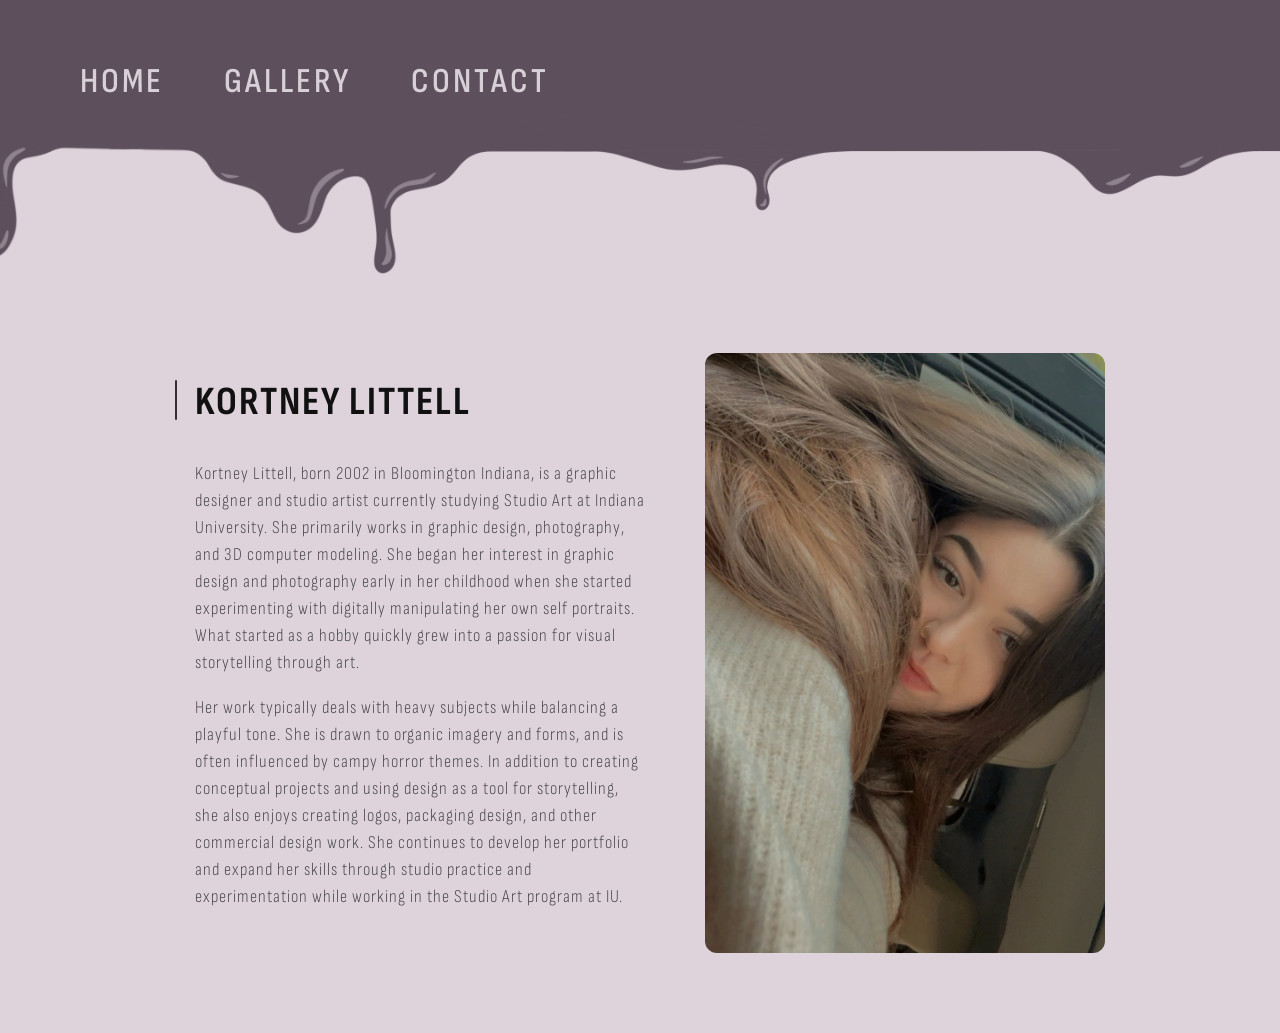
<file: about.html>
<html lang="en">
<head>
  <meta charset="UTF-8">
  <title>About</title>
  <link rel="stylesheet" href="style.css">
      <link rel="preconnect" href="https://fonts.googleapis.com">
  <link rel="preconnect" href="https://fonts.gstatic.com" crossorigin>
  <link href="https://fonts.googleapis.com/css2?family=Nunito:ital,wght@0,200..1000;1,200..1000&family=Oxygen+Mono&family=Reddit+Mono:wght@200..900&family=Sofia+Sans+Condensed:ital,wght@0,1..1000;1,1..1000&display=swap" rel="stylesheet">
</head>
<body>
  <header>
   <div class="header-left">
    <nav>
      <a href="index.html">HOME</a>
      <a href="portfolio.html">GALLERY</a>
      <a href="contact.html">CONTACT</a>
    </nav>
  </div>
  </header>
  <img src="imgs/header.png" class="header-drip">

  <section class="about">
    <div class="about-text">
      <h2>KORTNEY LITTELL</h2>
      <p>Kortney Littell, born 2002 in Bloomington Indiana, is a graphic designer and studio artist currently studying Studio Art at Indiana University. She primarily works in graphic design, photography, and 3D computer modeling. She began her interest in graphic design and photography early in her childhood when she started experimenting with digitally manipulating her own self portraits. What started as a hobby quickly grew into a passion for visual storytelling through art.</p>

      <p>Her work typically deals with heavy subjects while balancing a playful tone. She is drawn to organic imagery and forms, and is often influenced by campy horror themes. In addition to creating conceptual projects and using design as a tool for storytelling, she also enjoys creating logos, packaging design, and other commercial design work. She continues to develop her portfolio and expand her skills through studio practice and experimentation while working in the Studio Art program at IU.</p>
    </div>
<img src="imgs/Me.JPEG" alt="Self portrait" class="about-image">
  </section>
</body>
</html>
</file>
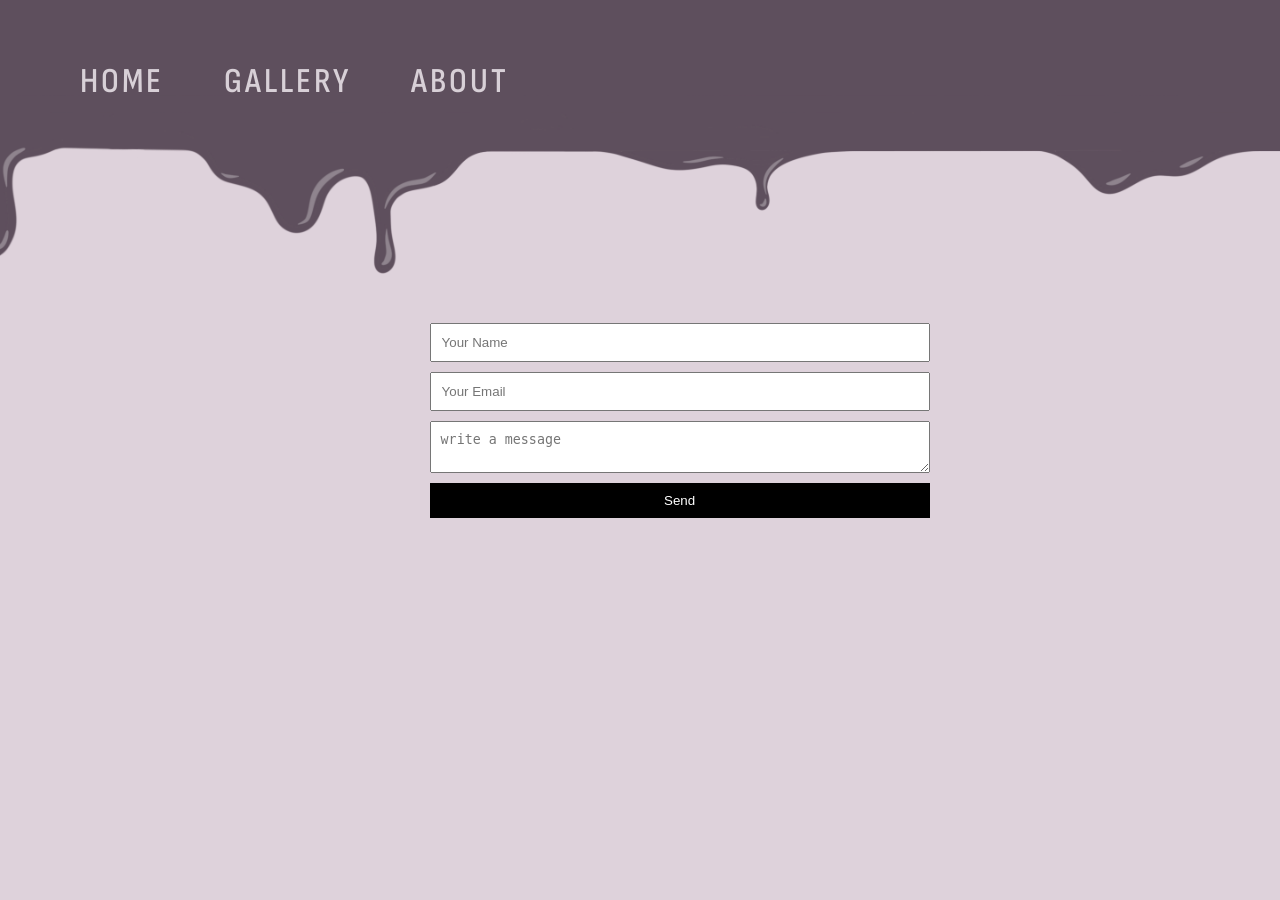
<file: contact.html>
<html lang="en">
  <head>
    <meta charset="UTF-8" />
    <title>Contact</title>
    <link rel="stylesheet" href="style.css" />
     <link rel="preconnect" href="https://fonts.googleapis.com">
  <link rel="preconnect" href="https://fonts.gstatic.com" crossorigin>
  <link href="https://fonts.googleapis.com/css2?family=Nunito:ital,wght@0,200..1000;1,200..1000&family=Oxygen+Mono&family=Reddit+Mono:wght@200..900&family=Sofia+Sans+Condensed:ital,wght@0,1..1000;1,1..1000&display=swap" rel="stylesheet">
  </head>
  <body>
 <header>
  <div class="header-left">
    <nav>
      <a href="index.html">HOME</a>
      <a href="portfolio.html">GALLERY</a>
      <a href="about.html">ABOUT</a>
    </nav>
  </div>

  <div class="header-right"></div>
</header>

<img src="imgs/header.png" class="header-drip">

    <section class="contact">
      <form action="https://formspree.io/f/xrejbpkj" method="POST">
        <input type="text" name="name" placeholder="Your Name" required />
        <input type="email" name="email" placeholder="Your Email" required />
        <textarea
          name="message"
          placeholder="write a message"
          required
        ></textarea>
        <button type="submit">Send</button>
      </form>
    </section>
  </body>
</html>
</file>
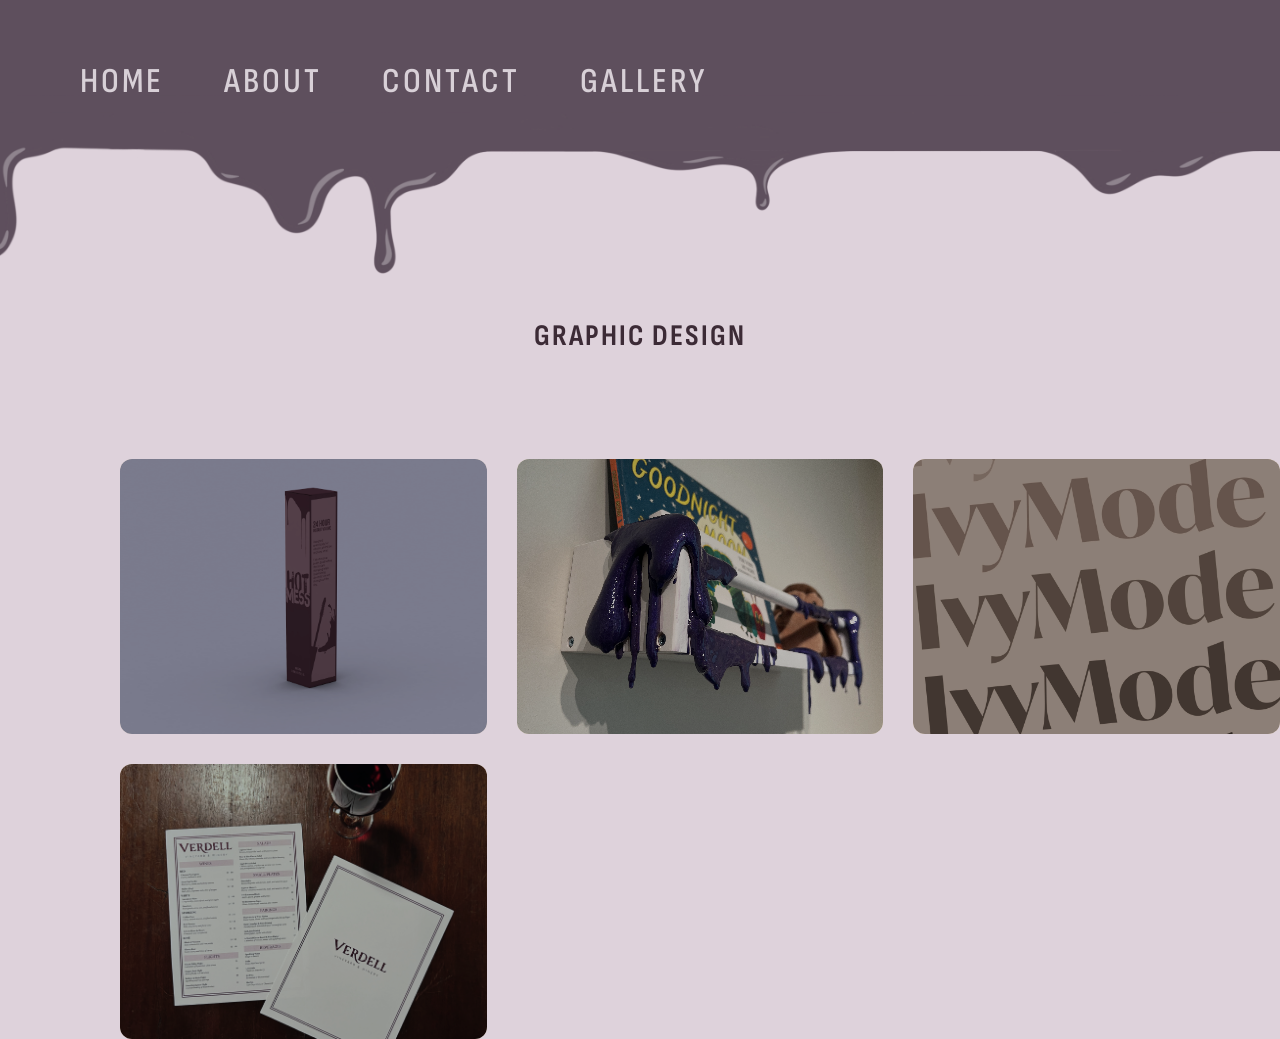
<file: design.html>
<!DOCTYPE html>
<html lang="en">
<head>
  <meta charset="UTF-8">
  <title>Graphic Design</title>
  <link rel="stylesheet" href="style.css">
      <link rel="preconnect" href="https://fonts.googleapis.com">
  <link rel="preconnect" href="https://fonts.gstatic.com" crossorigin>
  <link href="https://fonts.googleapis.com/css2?family=Nunito:ital,wght@0,200..1000;1,200..1000&family=Oxygen+Mono&family=Reddit+Mono:wght@200..900&family=Sofia+Sans+Condensed:ital,wght@0,1..1000;1,1..1000&display=swap" rel="stylesheet">
</head>

<body>

<header>
  <nav>
   <div class="header-left">
    <nav>
      <a href="index.html">HOME</a>
      <a href="about.html">ABOUT</a>
      <a href="contact.html">CONTACT</a>
      <a href="portfolio.html">GALLERY</a>
    </nav>
  </div>
  </header>
   <img src="imgs/header.png" class="header-drip">

<section class="page-intro">
<h1>GRAPHIC DESIGN</h1>
</section>

<section class="gallery">
  <div class="grid">
    
<a href="HotMess.html" class="grid-item">
<div class="grid-image" style="background-image:url('imgs/mockup1.jpg');"></div>
  <div class="hover-text">View Project</div>

<a href="gentrauma.html" class="grid-item">
<div class="grid-image" style="background-image:url('imgs/pic5.jpeg');"></div>
  <div class="hover-text">View Project</div>
</a>


<a href="typeSpecimen.html" class="grid-item">
  <div class="grid-image" style="background-image:url('imgs/TS22.jpg');"></div>
  <div class="hover-text">View Project</div>
</a>

<a href="winerymenu.html" class="grid-item">
  <div class="grid-image" style="background-image:url('imgs/winery.JPEG');"></div>
  <div class="hover-text">View Project</div>
</a>

  </div>
</section>

</body>
</html>
</file>
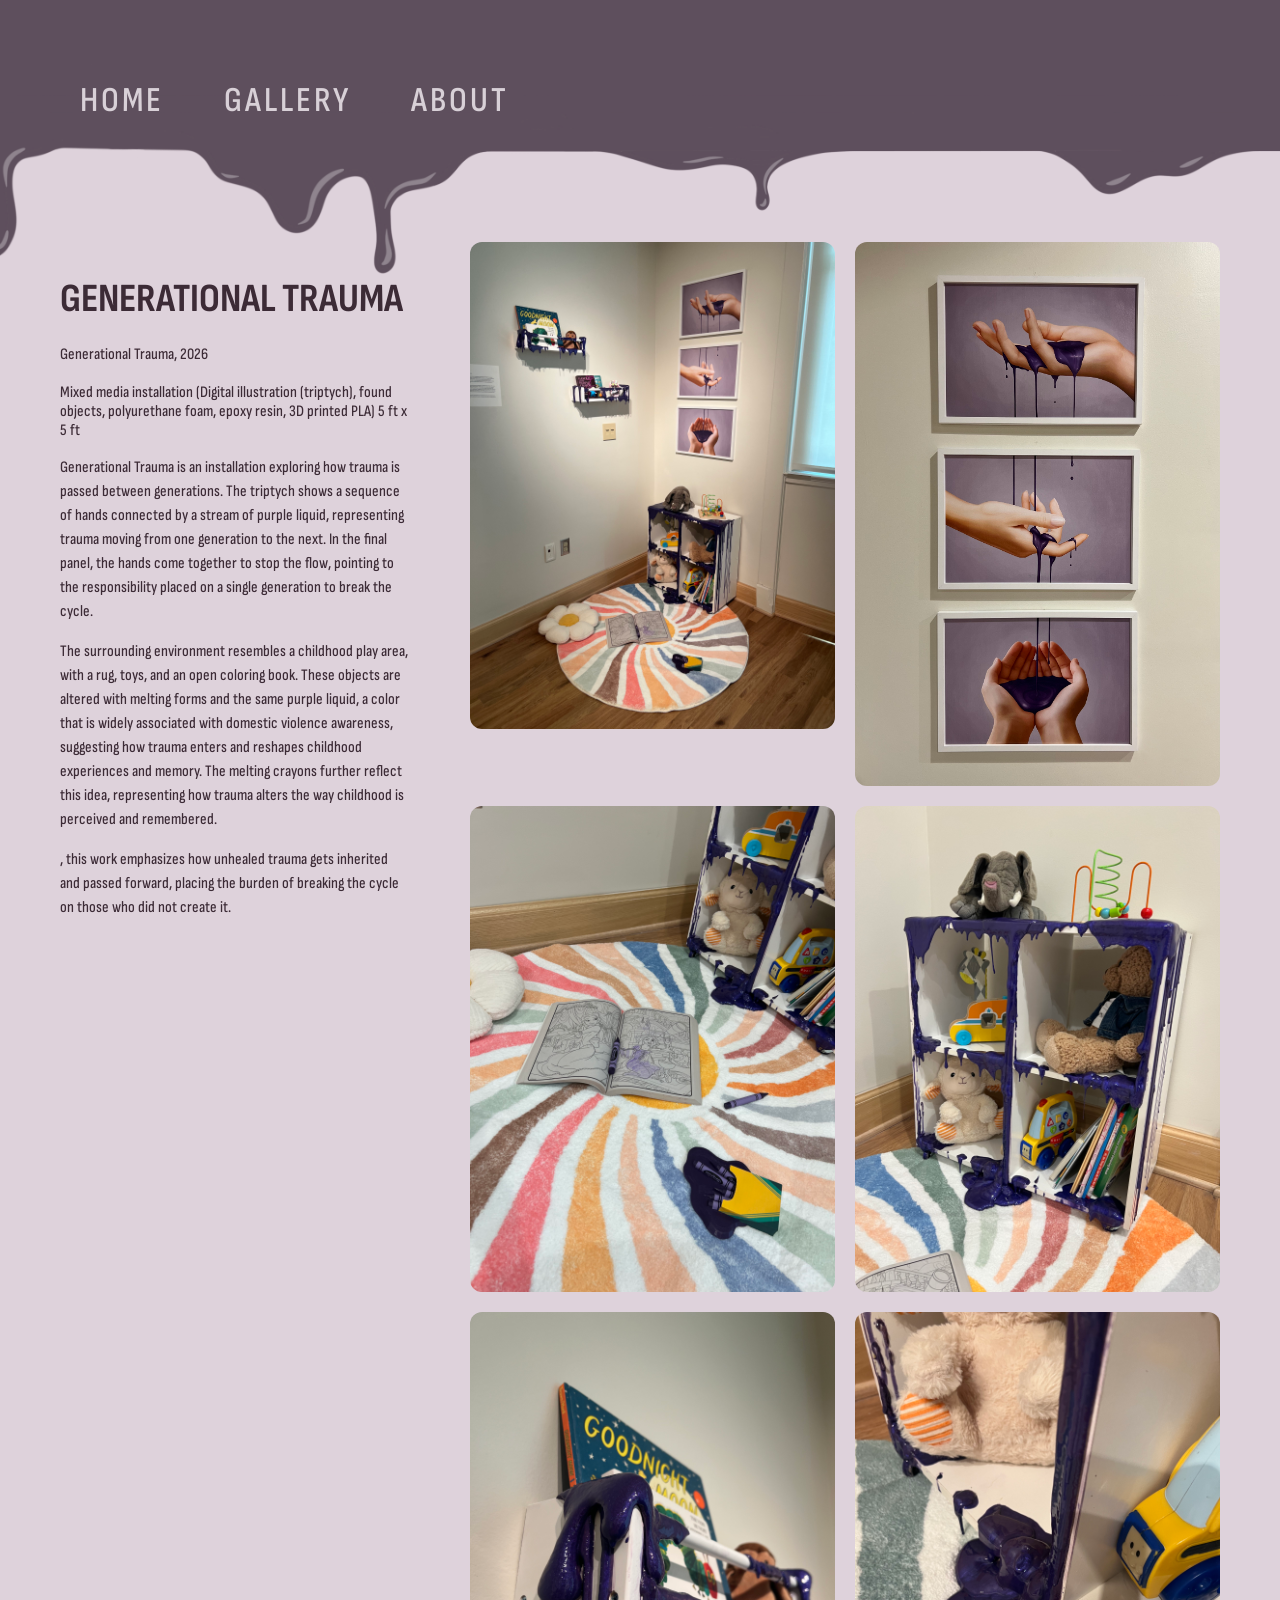
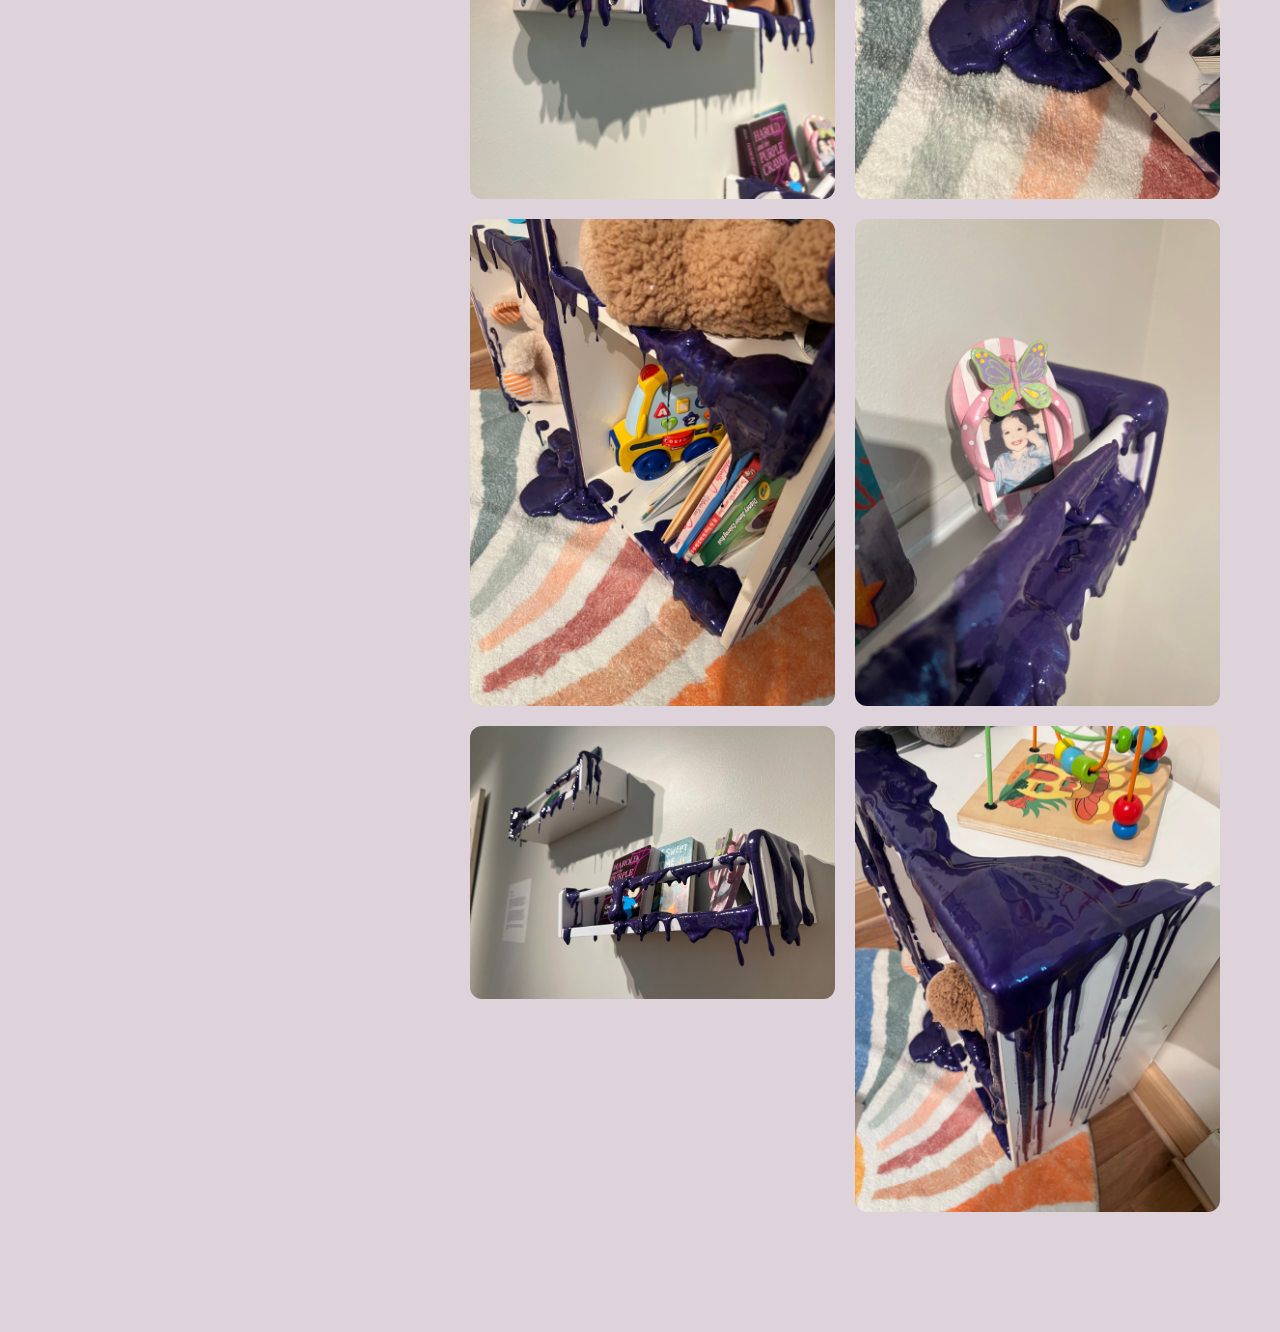
<file: gentrauma.html>
html lang="en">
  <head>
    <meta charset="UTF-8" />
    <title>Contact</title>
    <link rel="stylesheet" href="style.css" />
     <link rel="preconnect" href="https://fonts.googleapis.com">
  <link rel="preconnect" href="https://fonts.gstatic.com" crossorigin>
  <link href="https://fonts.googleapis.com/css2?family=Nunito:ital,wght@0,200..1000;1,200..1000&family=Oxygen+Mono&family=Reddit+Mono:wght@200..900&family=Sofia+Sans+Condensed:ital,wght@0,1..1000;1,1..1000&display=swap" rel="stylesheet">
  </head>
  <body>
 <header>
  <div class="header-left">
    <nav>
      <a href="index.html">HOME</a>
      <a href="portfolio.html">GALLERY</a>
      <a href="about.html">ABOUT</a>
    </nav>
  </div>

<section class="project-page">

  <div class="project-info">
    <h1>GENERATIONAL TRAUMA</h1>
    <p>Generational Trauma, 2026 </p>
    </p> Mixed media installation
(Digital illustration (triptych), found objects, 
polyurethane foam, epoxy resin, 3D printed PLA)
5 ft x 5 ft</p>

<p>Generational Trauma is an installation exploring how trauma is passed between generations. The triptych shows a sequence of hands connected by a stream of purple liquid, representing trauma moving from one generation to the next. In the final panel, the hands come together to stop the flow, pointing to the responsibility placed on a single generation to break the cycle. 

<p>The surrounding environment resembles a childhood play area, with a rug, toys, and an open coloring book. These objects are altered with melting forms and the same purple liquid, a color that is widely associated with domestic violence awareness, suggesting how trauma enters and reshapes childhood experiences and memory. The melting crayons further reflect this idea, representing how trauma alters the way childhood is perceived and remembered. </p> 

<p>, this work emphasizes how unhealed trauma gets inherited and passed forward, placing the burden of breaking the cycle on those who did not create it.
</p>

  </div>

  <div class="project-grid">
    <img src="imgs/pic4.jpeg">
    <img src="imgs/pic3.jpeg">
    <img src="imgs/pic1.jpeg">
    <img src="imgs/pic2.jpeg">
    <img src="imgs/pic5.jpeg">
    <img src="imgs/pic6.jpeg">
    <img src="imgs/pic7.jpeg">
    <img src="imgs/pic8.jpeg">
    <img src="imgs/pic9.jpeg">
    <img src="imgs/pic10.jpeg">

  </div>

</section>

  <div class="header-right"></div>
</header>

<img src="imgs/header.png" class="header-drip">


  </body>
</html>
</file>
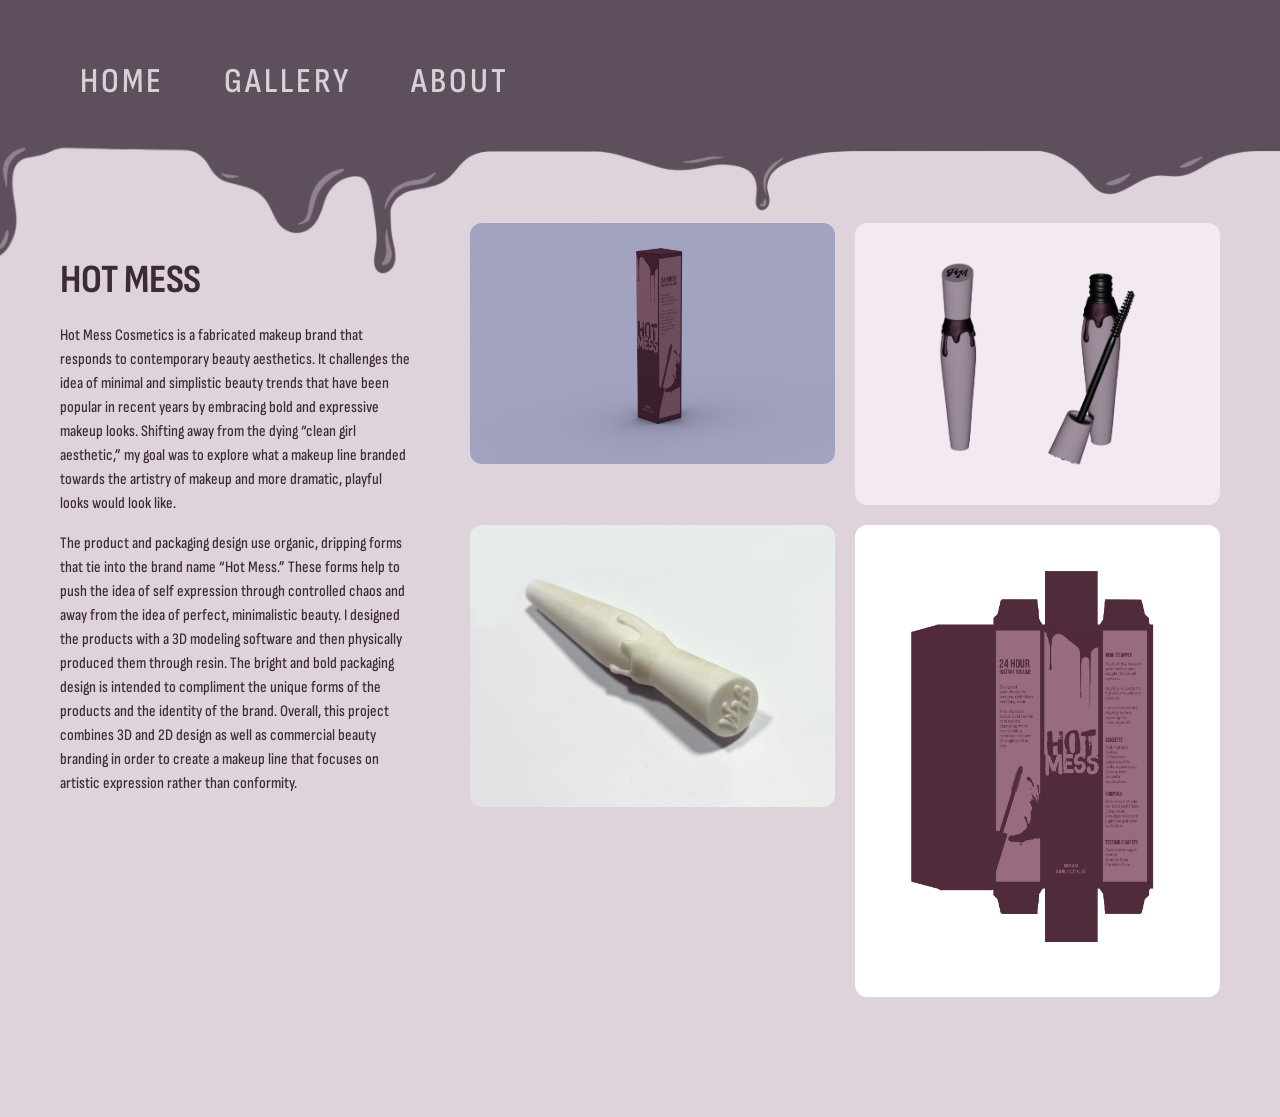
<file: HotMess.html>
<html lang="en">
  <head>
    <meta charset="UTF-8" />
    <title>Contact</title>
    <link rel="stylesheet" href="style.css" />
     <link rel="preconnect" href="https://fonts.googleapis.com">
  <link rel="preconnect" href="https://fonts.gstatic.com" crossorigin>
  <link href="https://fonts.googleapis.com/css2?family=Nunito:ital,wght@0,200..1000;1,200..1000&family=Oxygen+Mono&family=Reddit+Mono:wght@200..900&family=Sofia+Sans+Condensed:ital,wght@0,1..1000;1,1..1000&display=swap" rel="stylesheet">
  </head>
  <body>
 <header>
  <div class="header-left">
    <nav>
      <a href="index.html">HOME</a>
      <a href="portfolio.html">GALLERY</a>
      <a href="about.html">ABOUT</a>
    </nav>
  </div>

<section class="project-page">

  <div class="project-info">
    <h1>HOT MESS</h1>
    <p>Hot Mess Cosmetics is a fabricated makeup brand that responds to contemporary beauty aesthetics. It challenges the idea of minimal and simplistic beauty trends that have been popular in recent years by embracing bold and expressive makeup looks. Shifting away from the dying “clean girl aesthetic,” my goal was to explore what a makeup line branded towards the artistry of makeup and more dramatic, playful looks would look like. 
      </p>

<p>The product and packaging design use organic, dripping forms that tie into the brand name “Hot Mess.” These forms help to push the idea of self expression through controlled chaos and away from the idea of perfect, minimalistic beauty. I designed the products with a 3D modeling software and then physically produced them through resin. The bright and bold packaging design is intended to compliment the unique forms of the products and the identity of the brand. Overall, this project combines 3D and 2D design as well as commercial beauty branding in order to create a makeup line that focuses on artistic expression rather than conformity. 
</p>
  </div>

  <div class="project-grid">
    <img src="imgs/mockup1.jpg">
    <img src="imgs/hmpic.jpg">
    <img src="imgs/3dmodel.jpg">
    <img src="imgs/hmpic3.jpg">
  </div>

</section>

  <div class="header-right"></div>
</header>

<img src="imgs/header.png" class="header-drip">


  </body>
</html>
</file>
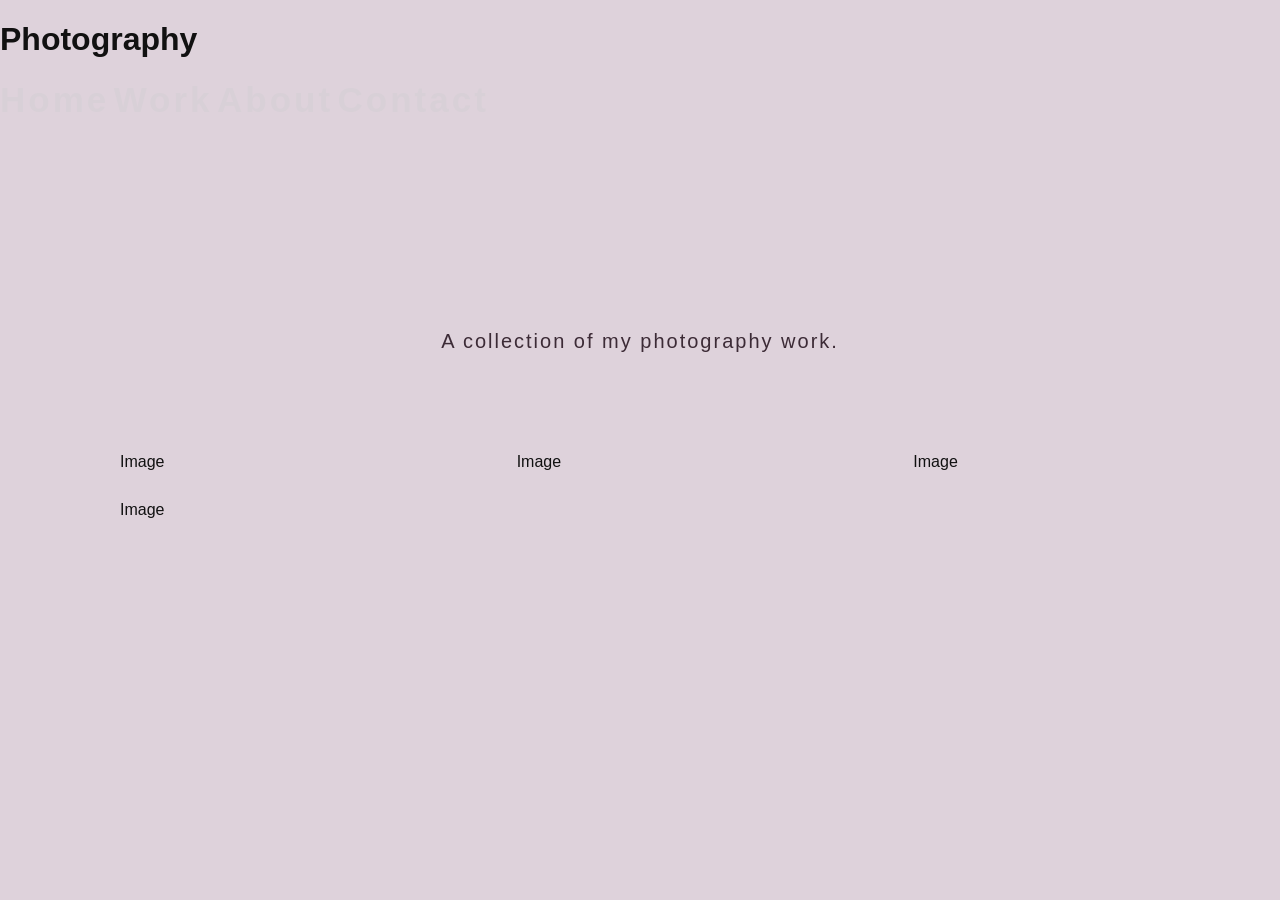
<file: illustration.html>
<!DOCTYPE html>
<html lang="en">
<head>
  <meta charset="UTF-8">
  <title>Photography</title>
  <link rel="stylesheet" href="style.css">
</head>

<body>

<header>
  <h1>Photography</h1>
  <nav>
    <a href="index.html">Home</a>
    <a href="portfolio.html">Work</a>
    <a href="about.html">About</a>
    <a href="contact.html">Contact</a>
  </nav>
</header>

<section class="page-intro">
  <p>A collection of my photography work.</p>
</section>

<section class="gallery">
  <div class="grid">

    <div class="card">Image</div>
    <div class="card">Image</div>
    <div class="card">Image</div>
    <div class="card">Image</div>

  </div>
</section>

</body>
</html>
</file>
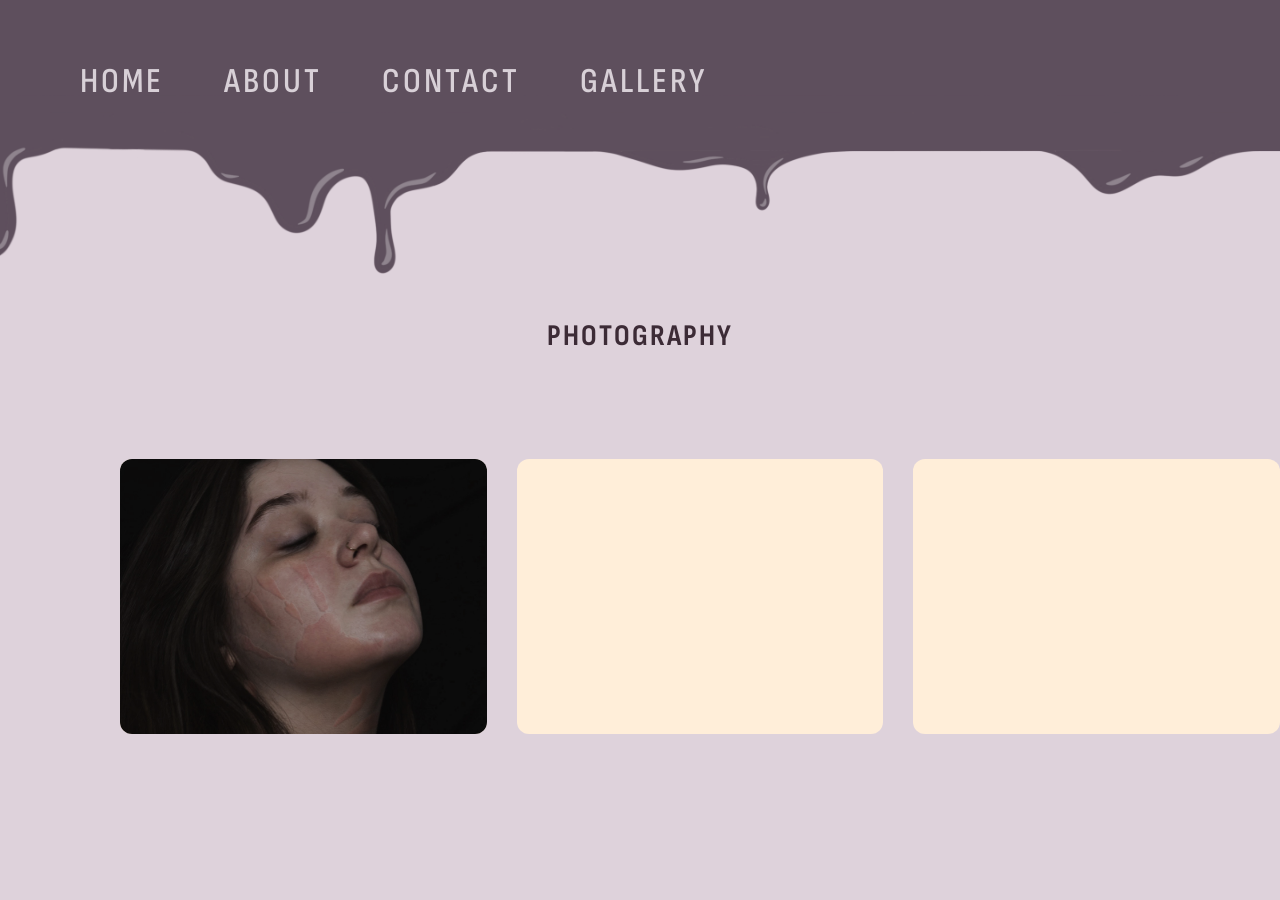
<file: photography.html>
<!DOCTYPE html>
<html lang="en">
<head>
  <meta charset="UTF-8">
  <title>Photography</title>
  <link rel="stylesheet" href="style.css">
      <link rel="preconnect" href="https://fonts.googleapis.com">
  <link rel="preconnect" href="https://fonts.gstatic.com" crossorigin>
  <link href="https://fonts.googleapis.com/css2?family=Nunito:ital,wght@0,200..1000;1,200..1000&family=Oxygen+Mono&family=Reddit+Mono:wght@200..900&family=Sofia+Sans+Condensed:ital,wght@0,1..1000;1,1..1000&display=swap" rel="stylesheet">
</head>

<body>

<header>
  <nav>
   <div class="header-left">
    <nav>
      <a href="index.html">HOME</a>
      <a href="about.html">ABOUT</a>
      <a href="contact.html">CONTACT</a>
      <a href="portfolio.html">GALLERY</a>
    </nav>
  </div>
  </header>
   <img src="imgs/header.png" class="header-drip">

<section class="page-intro">
<h1>PHOTOGRAPHY</h1>
</section>

<section class="gallery">
  <div class="grid">
    
<a href="resilience.html" class="grid-item">
<div class="grid-image" style="background-image:url('imgs/introPic.jpg');"></div>
  <div class="hover-text">View Project</div>

<a href="project3.html" class="grid-item">
<div class="grid-image"></div>
  <div class="hover-text">View Project</div>
</a>


<a href="project2.html" class="grid-item">
  <div class="grid-image"></div>
  <div class="hover-text">View Project</div>
</a>
  </div>
</section>

</body>
</html>
</file>
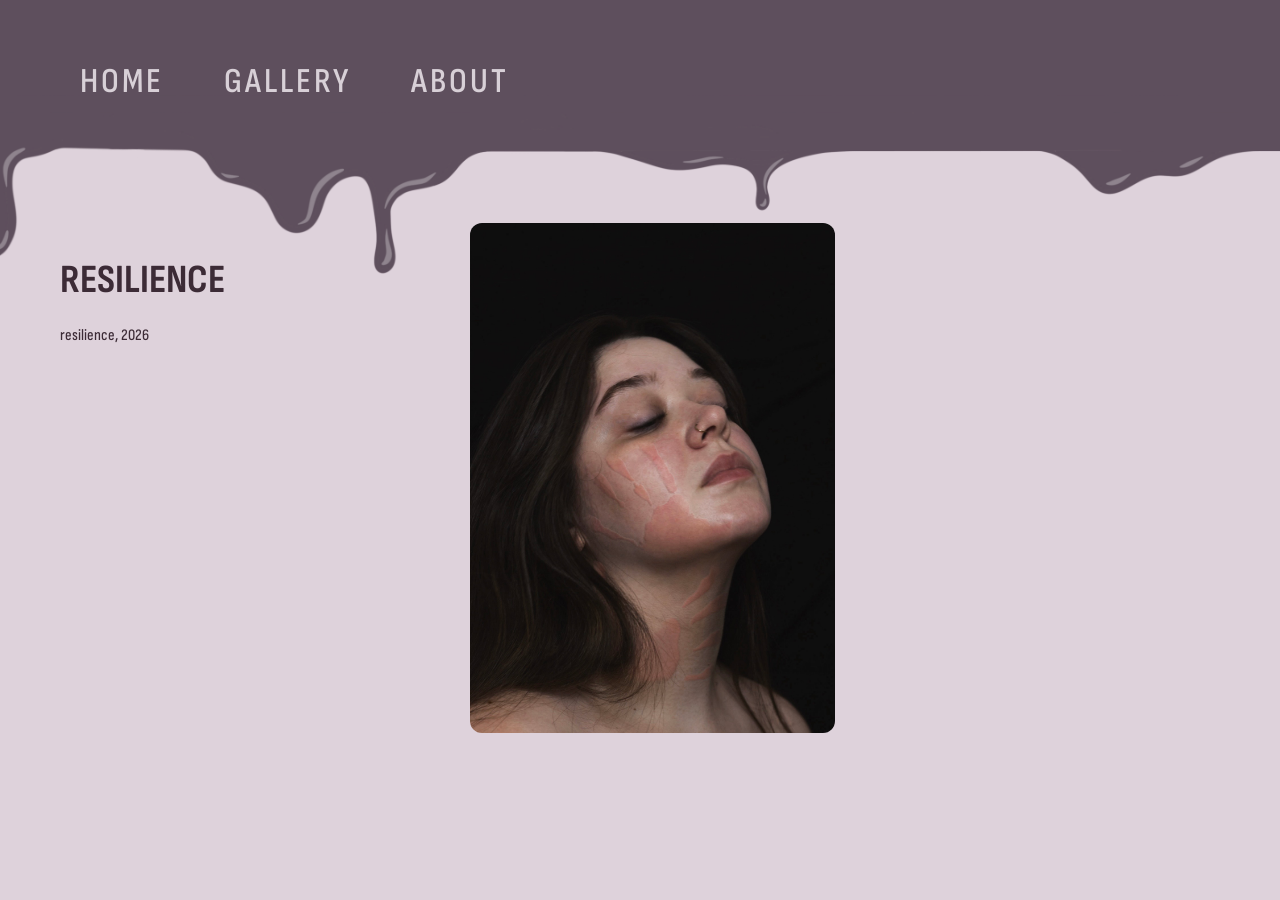
<file: resilience.html>
<html lang="en">
  <head>
    <meta charset="UTF-8" />
    <title>Contact</title>
    <link rel="stylesheet" href="style.css" />
     <link rel="preconnect" href="https://fonts.googleapis.com">
  <link rel="preconnect" href="https://fonts.gstatic.com" crossorigin>
  <link href="https://fonts.googleapis.com/css2?family=Nunito:ital,wght@0,200..1000;1,200..1000&family=Oxygen+Mono&family=Reddit+Mono:wght@200..900&family=Sofia+Sans+Condensed:ital,wght@0,1..1000;1,1..1000&display=swap" rel="stylesheet">
  </head>
  <body>
 <header>
  <div class="header-left">
    <nav>
      <a href="index.html">HOME</a>
      <a href="portfolio.html">GALLERY</a>
      <a href="about.html">ABOUT</a>
    </nav>
  </div>

<section class="project-page">

  <div class="project-info">
    <h1>RESILIENCE</h1>
    <p>resilience, 2026
</p>
  </div>

  <div class="project-grid">
    <img src="imgs/introPic.jpg">
  </div>

</section>

  <div class="header-right"></div>
</header>

<img src="imgs/header.png" class="header-drip">


  </body>
</html>
</file>
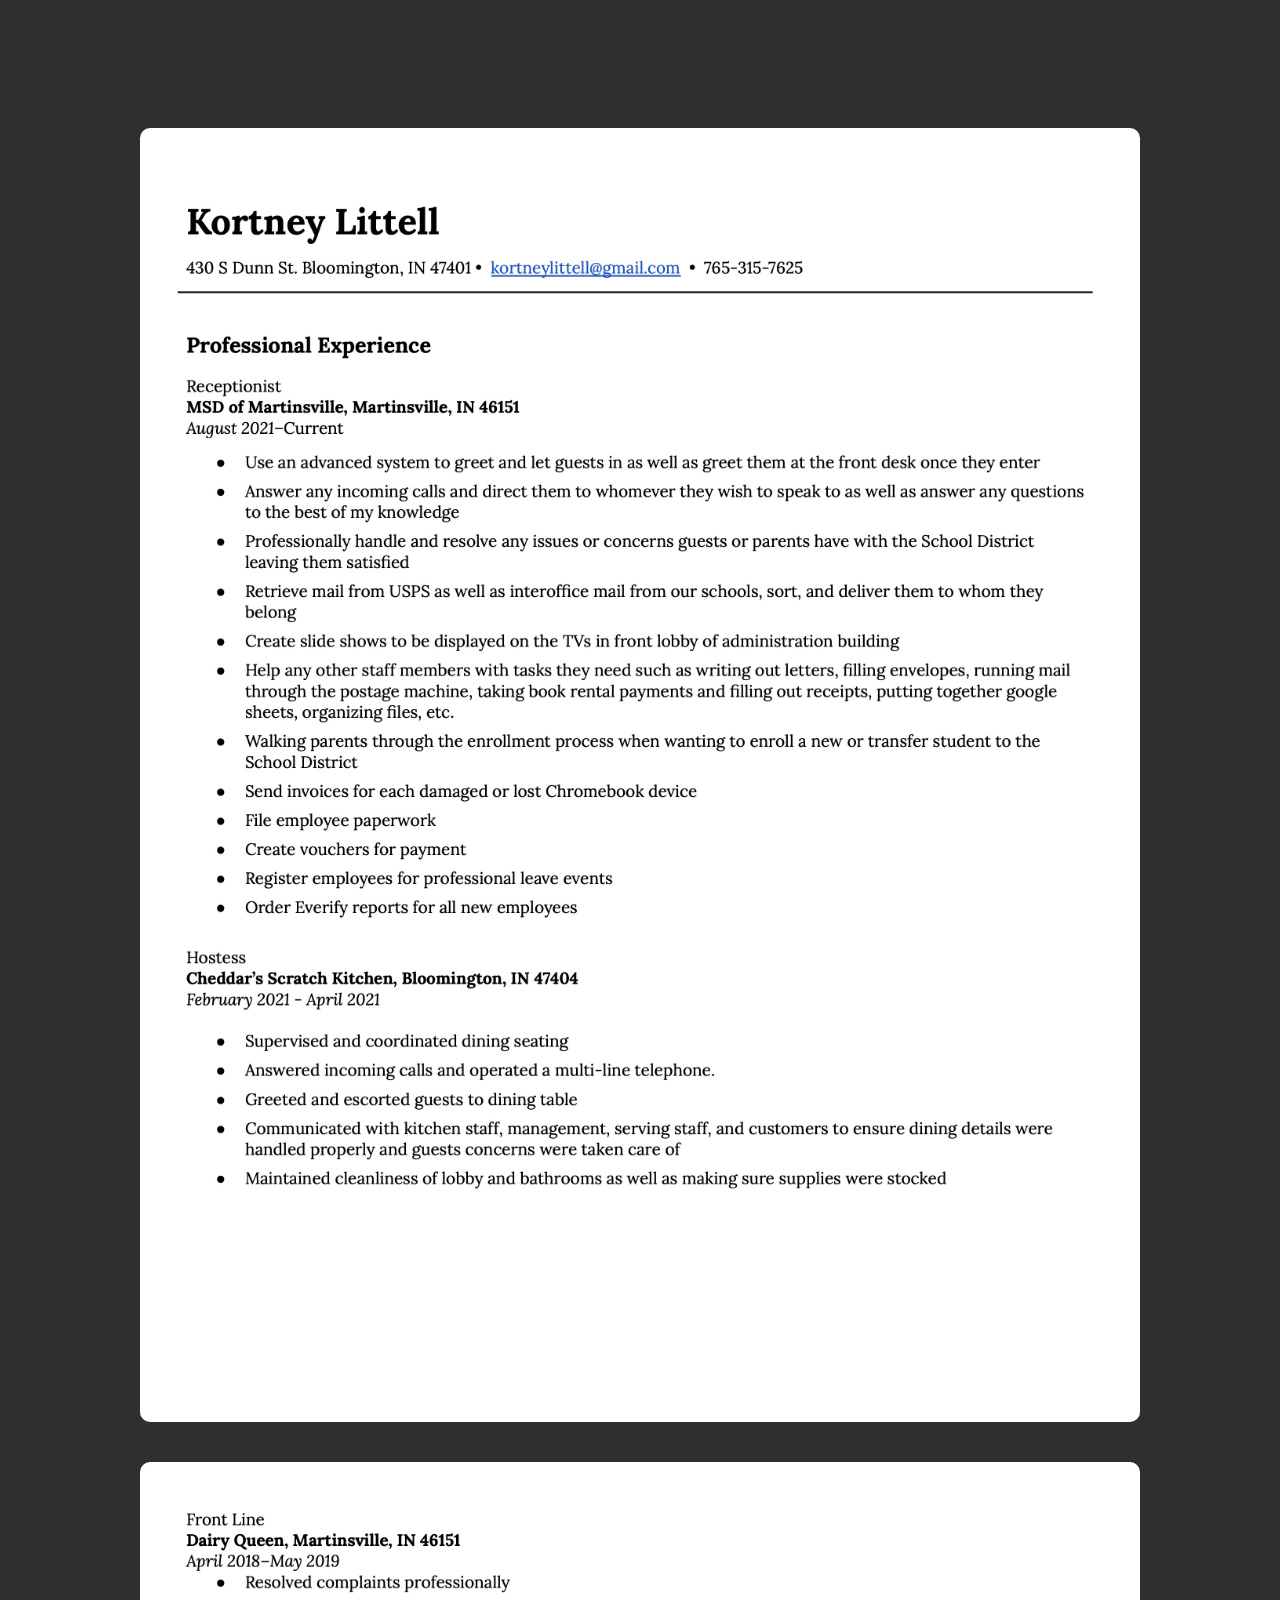
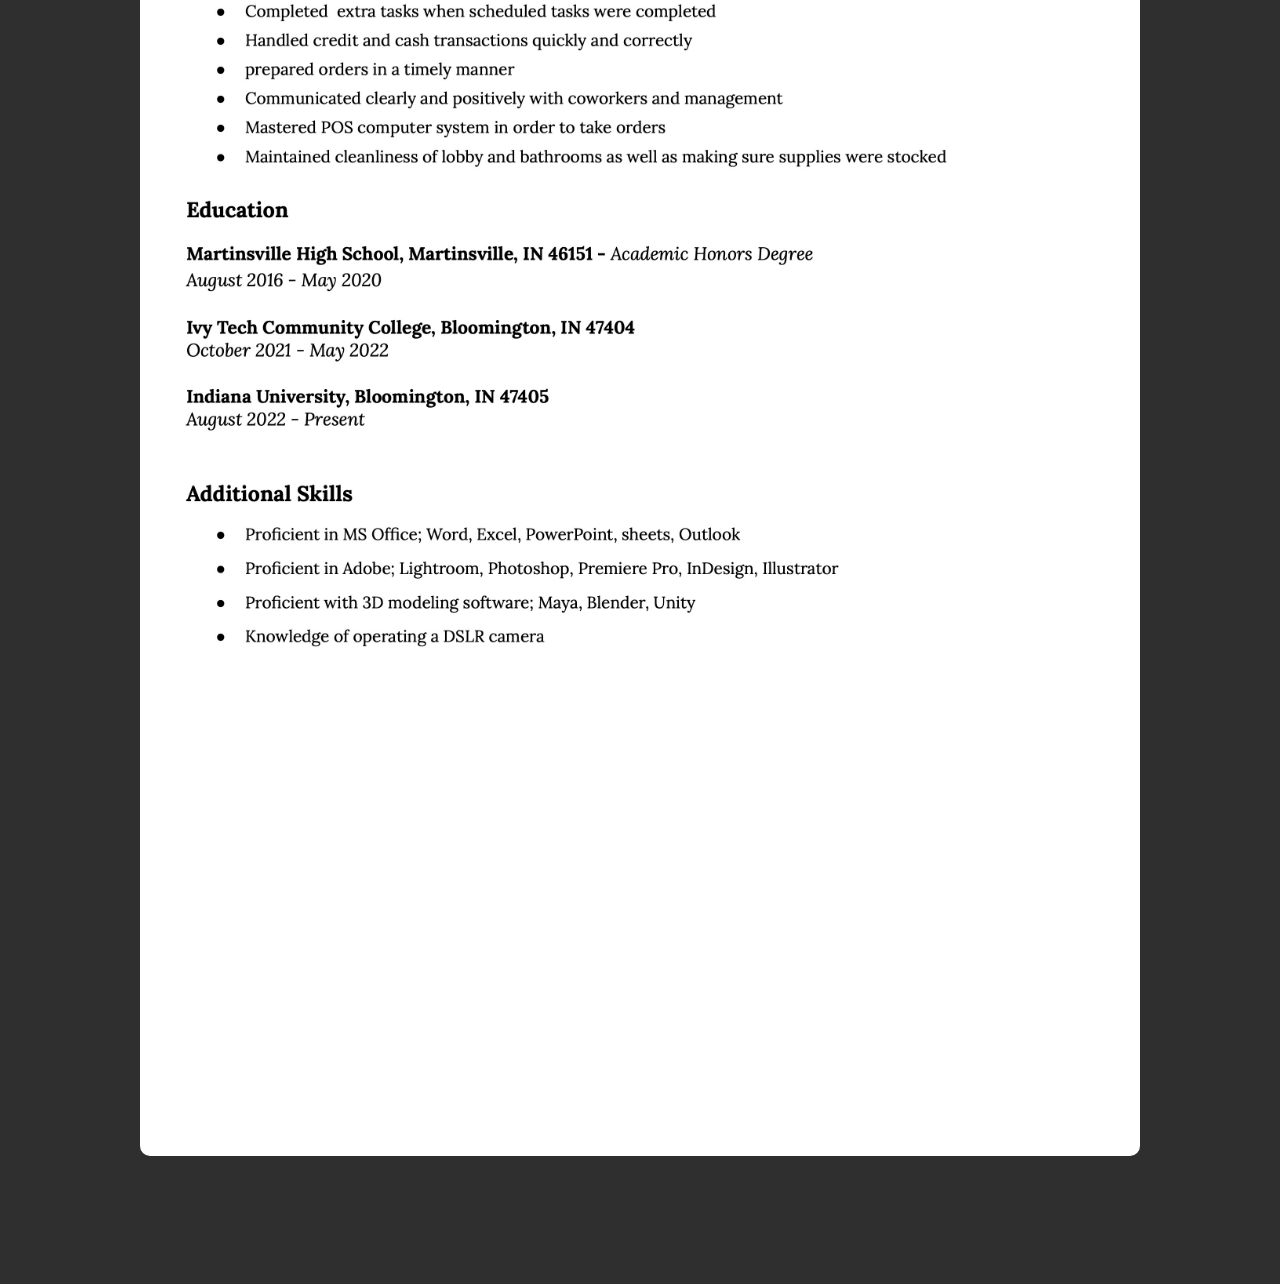
<file: resume.html>
<!DOCTYPE html>
<html lang="en">
<head>
  <meta charset="UTF-8">
  <title>Resume</title>
  <link rel="stylesheet" href="resume.css">
</head>

<body>

<section class="resume-page">

  <img src="imgs/resume2.jpg" alt="Resume Page 1">
  <img src="imgs/resume1.jpg" alt="Resume Page 2">

</section>

</body>
</html>
</file>
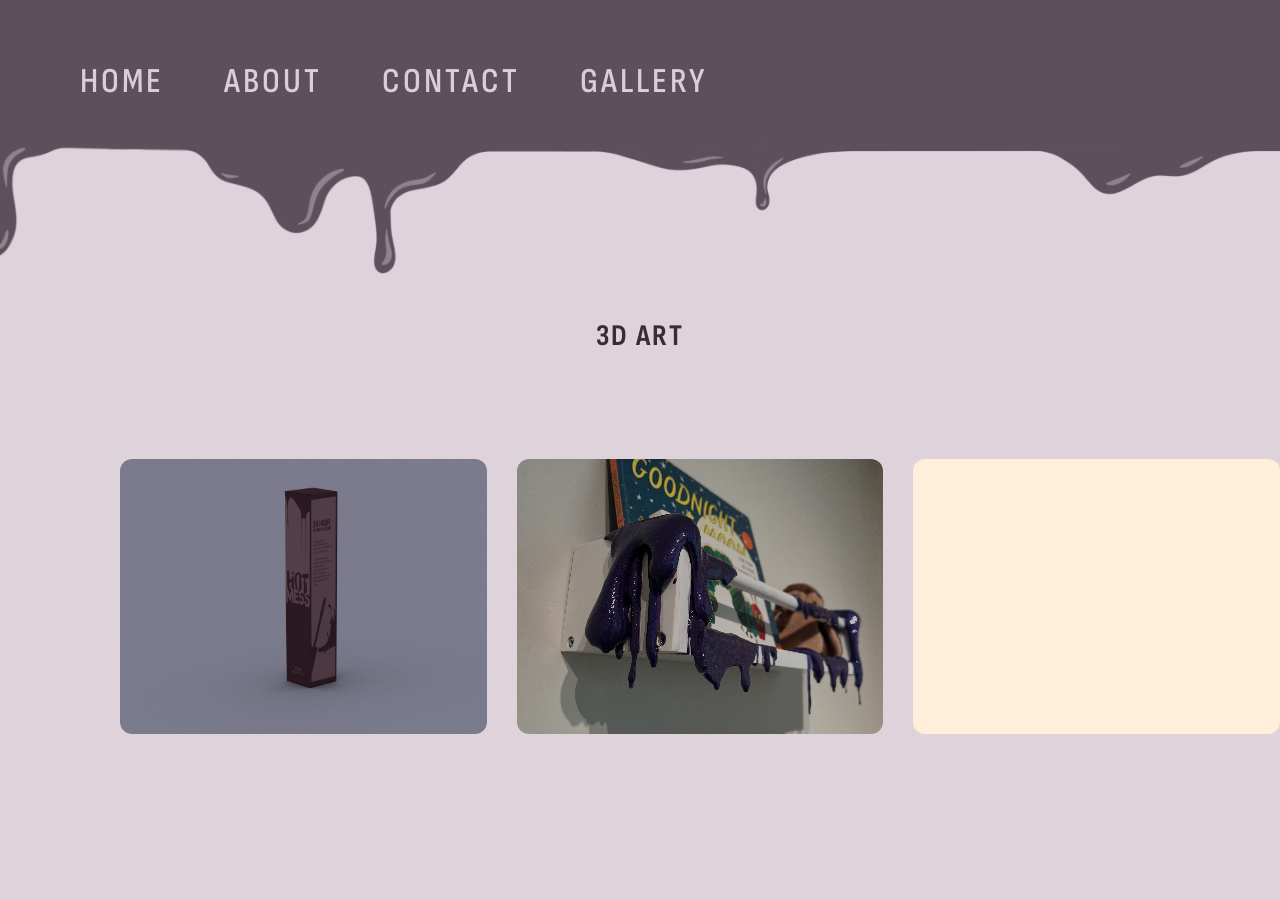
<file: threeD.html>
<!DOCTYPE html>
<html lang="en">
<head>
  <meta charset="UTF-8">
  <title>Photography</title>
  <link rel="stylesheet" href="style.css">
      <link rel="preconnect" href="https://fonts.googleapis.com">
  <link rel="preconnect" href="https://fonts.gstatic.com" crossorigin>
  <link href="https://fonts.googleapis.com/css2?family=Nunito:ital,wght@0,200..1000;1,200..1000&family=Oxygen+Mono&family=Reddit+Mono:wght@200..900&family=Sofia+Sans+Condensed:ital,wght@0,1..1000;1,1..1000&display=swap" rel="stylesheet">
</head>

<body>

<header>
  <nav>
   <div class="header-left">
    <nav>
      <a href="index.html">HOME</a>
      <a href="about.html">ABOUT</a>
      <a href="contact.html">CONTACT</a>
      <a href="portfolio.html">GALLERY</a>
    </nav>
  </div>
  </header>
   <img src="imgs/header.png" class="header-drip">

<section class="page-intro">
<h1>3D ART</h1>
</section>

<section class="gallery">
  <div class="grid">
    
<a href="HotMess.html" class="grid-item">
<div class="grid-image" style="background-image:url('imgs/mockup1.jpg');"></div>
  <div class="hover-text">View Project</div>

<a href="gentrauma.html" class="grid-item">
<div class="grid-image" style="background-image:url('imgs/pic5.jpeg');"></div>
  <div class="hover-text">View Project</div>
</a>


<a href="project2.html" class="grid-item">
  <div class="grid-image"></div>
  <div class="hover-text">View Project</div>
</a>
  </div>
</section>

</body>
</html>
</file>
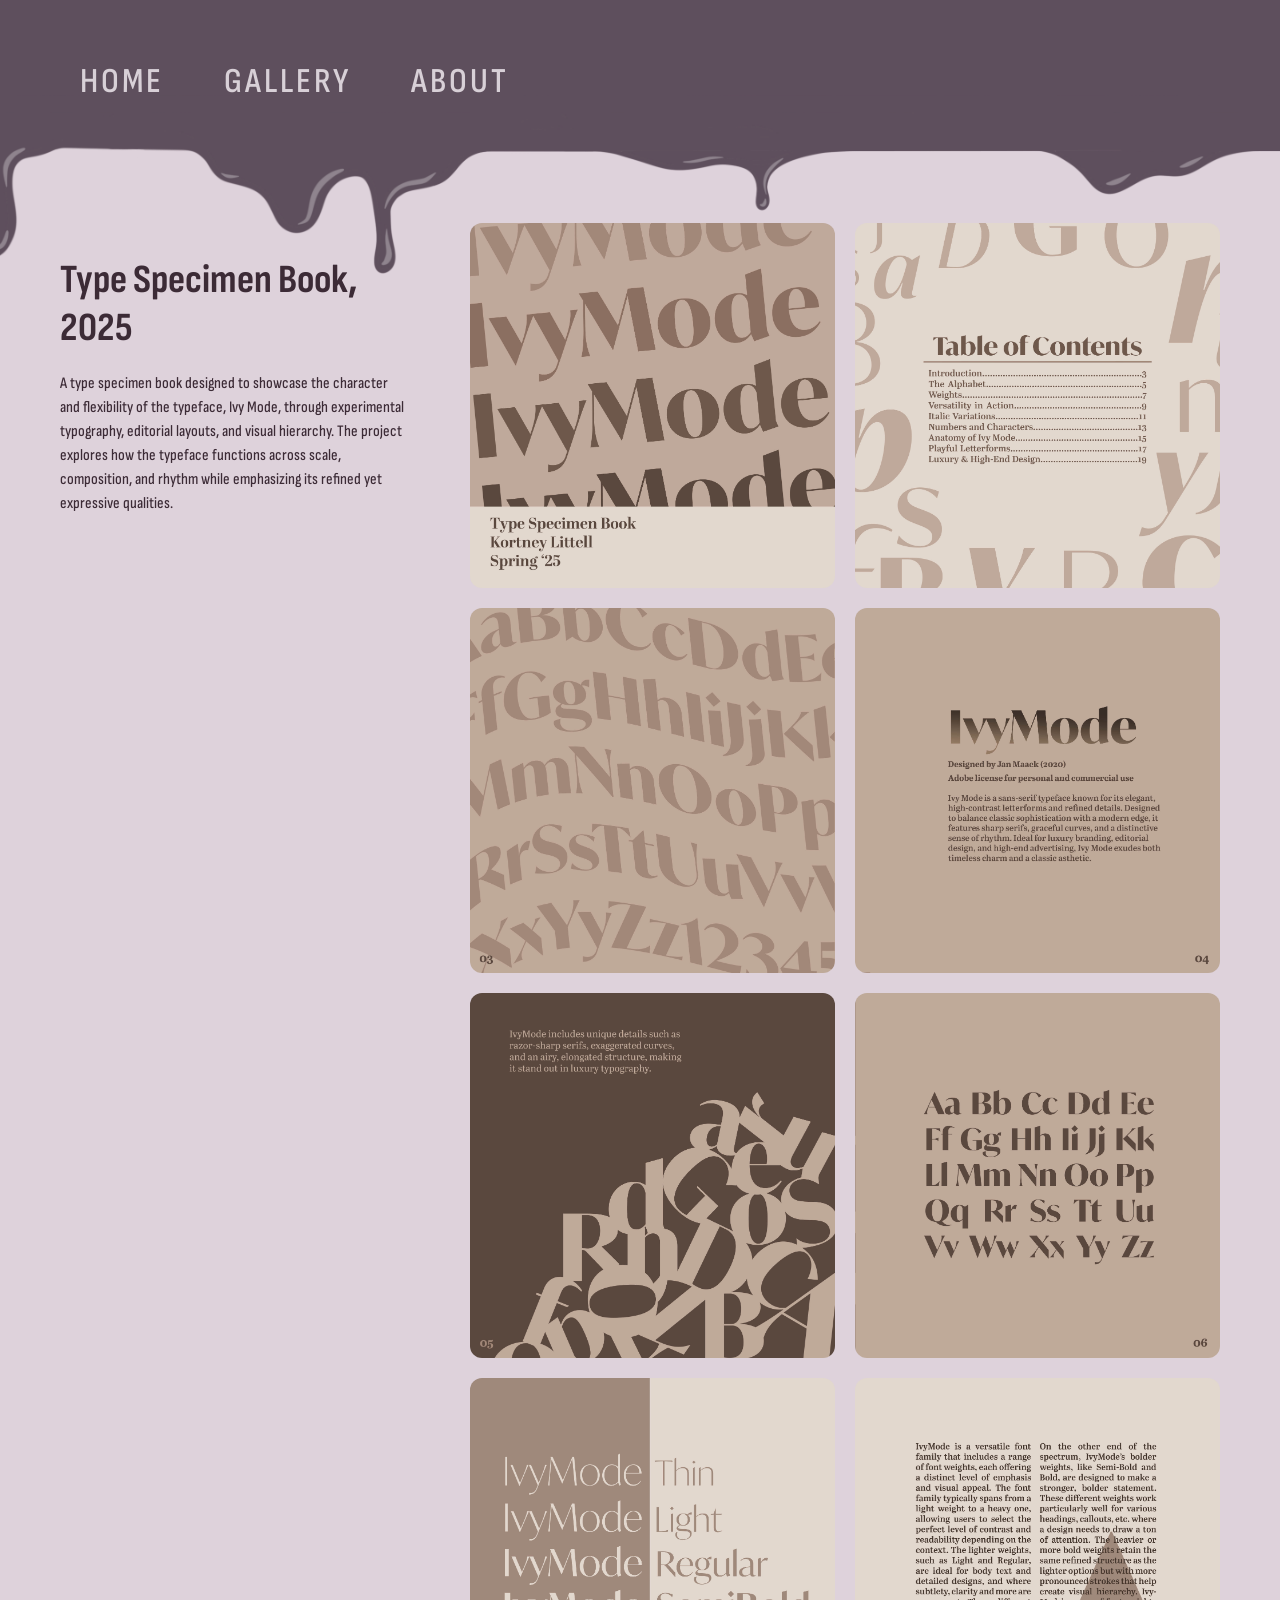
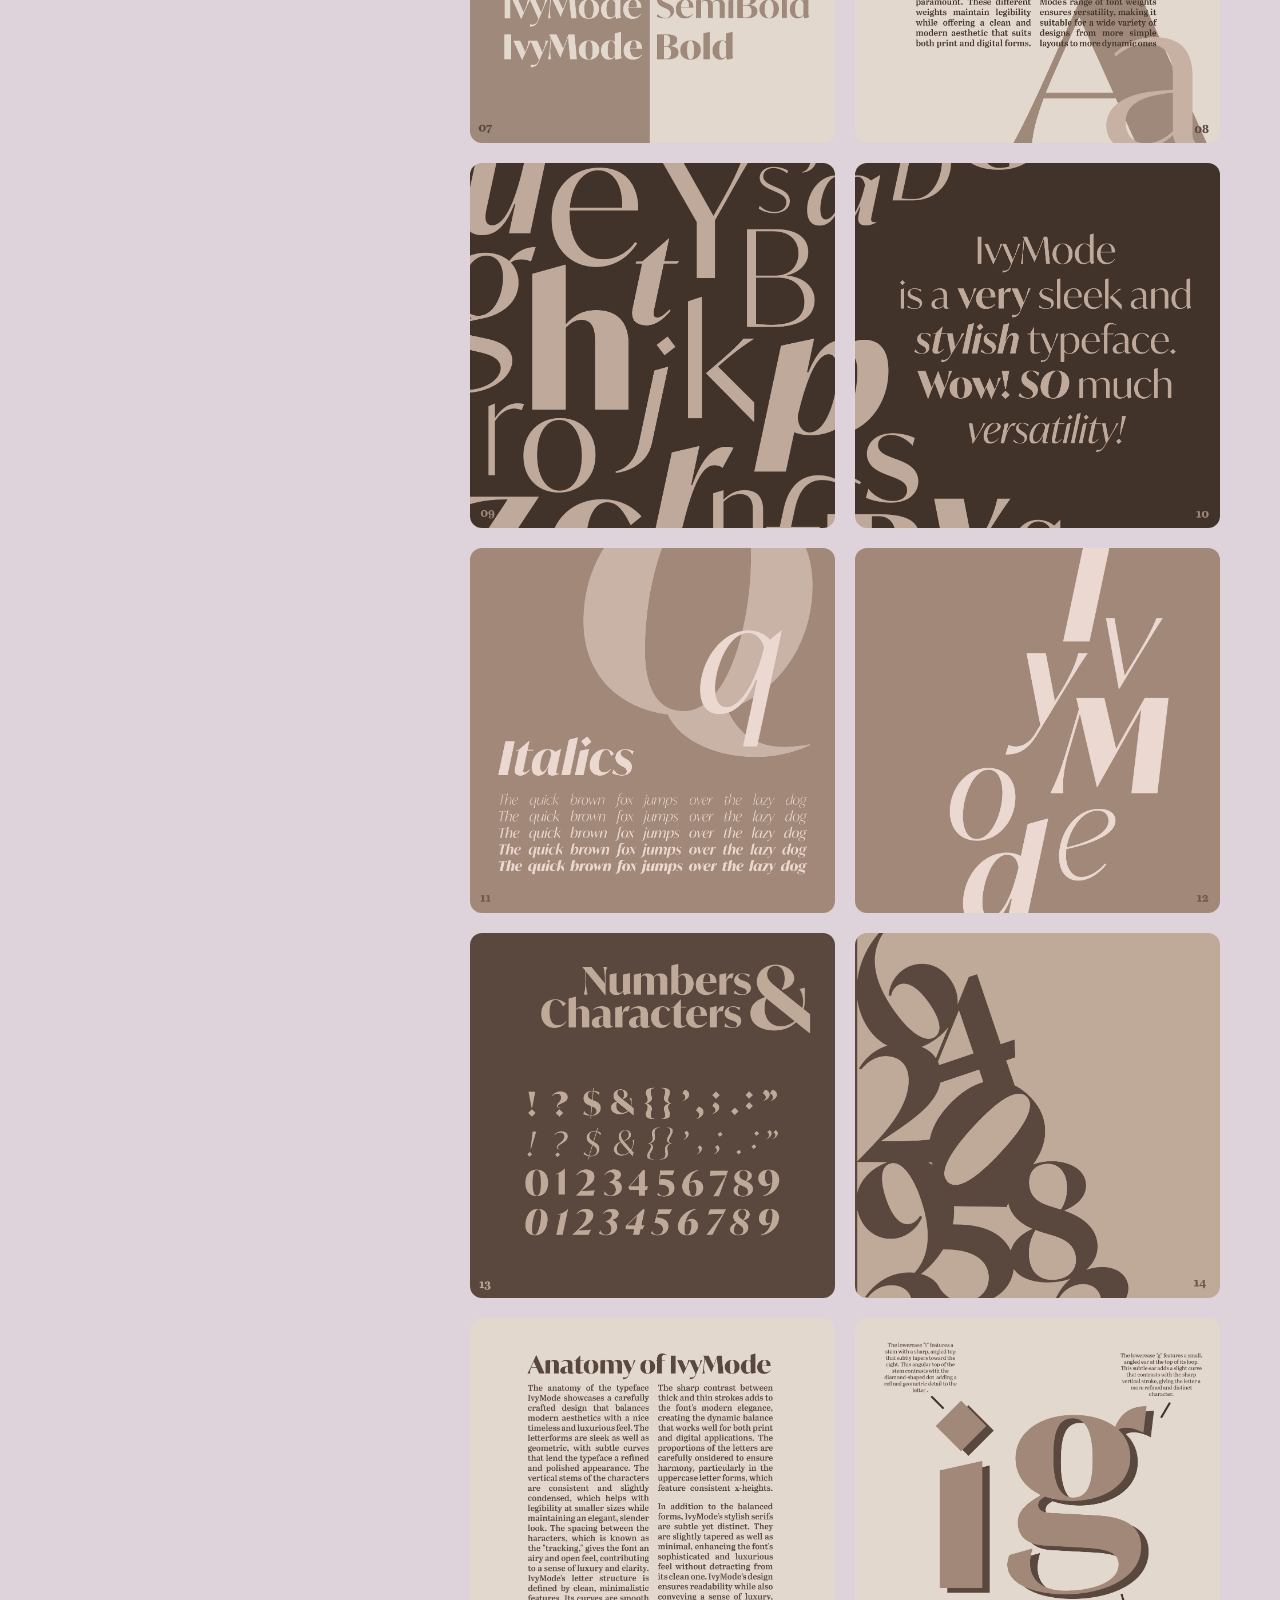
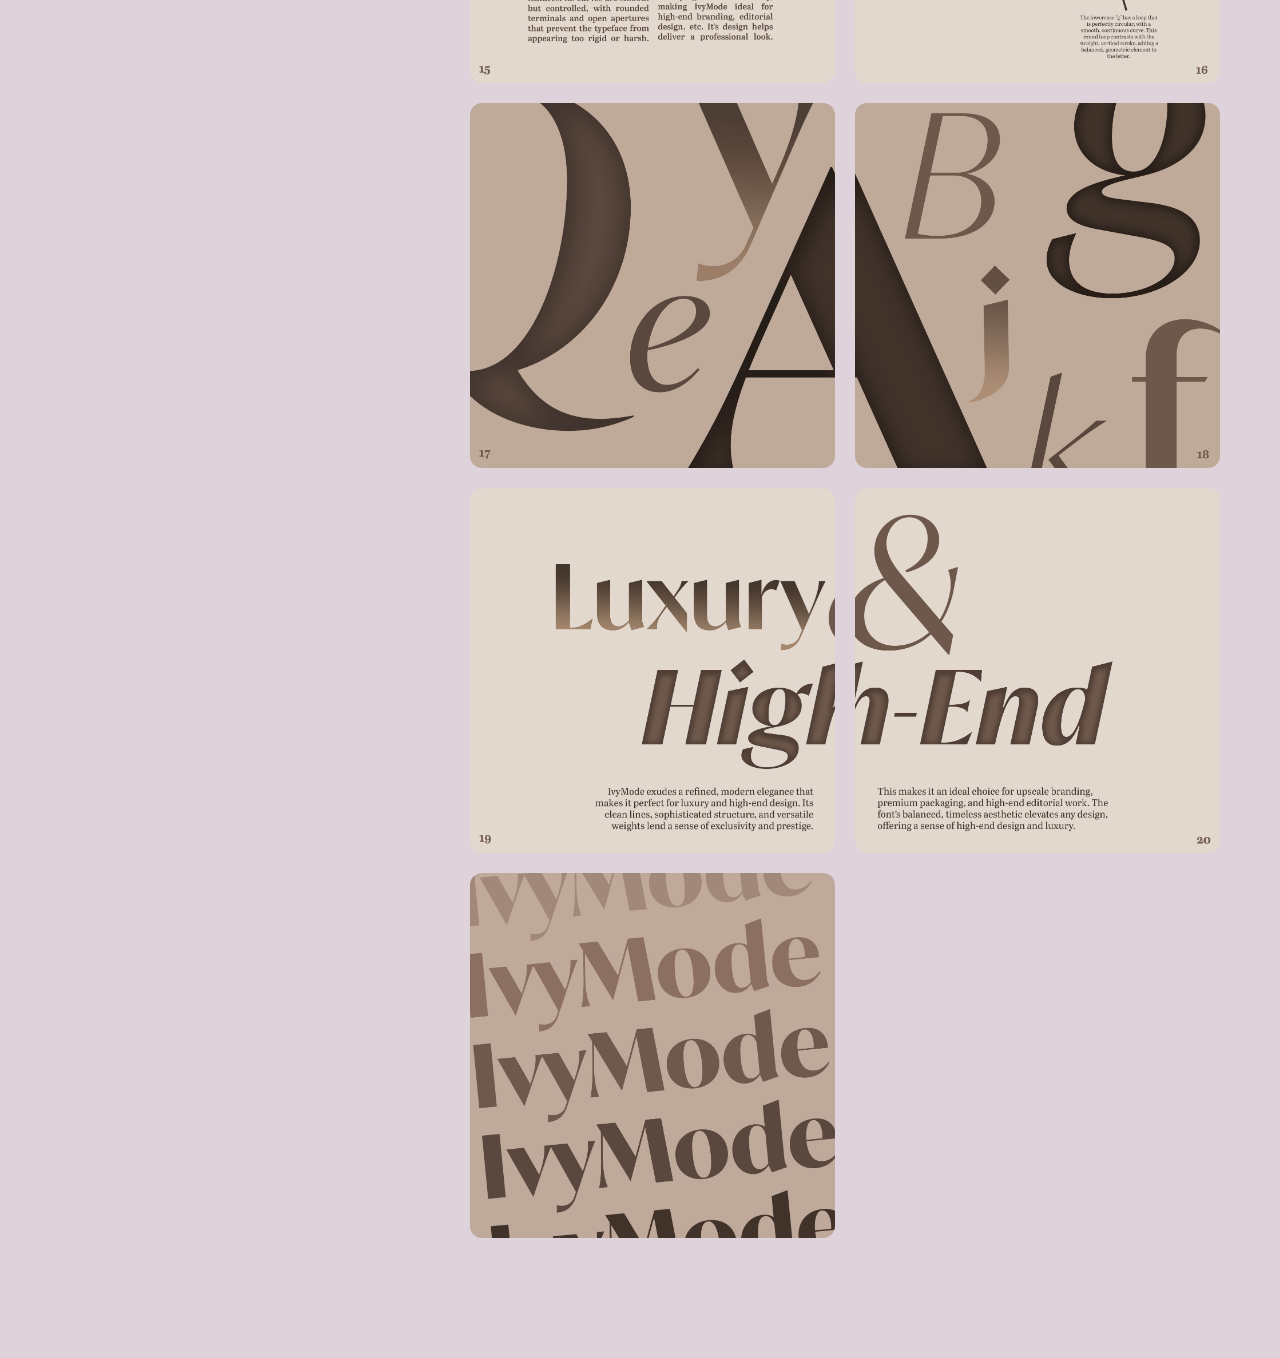
<file: typeSpecimen.html>
<html lang="en">
  <head>
    <meta charset="UTF-8" />
    <title>Contact</title>
    <link rel="stylesheet" href="style.css" />
     <link rel="preconnect" href="https://fonts.googleapis.com">
  <link rel="preconnect" href="https://fonts.gstatic.com" crossorigin>
  <link href="https://fonts.googleapis.com/css2?family=Nunito:ital,wght@0,200..1000;1,200..1000&family=Oxygen+Mono&family=Reddit+Mono:wght@200..900&family=Sofia+Sans+Condensed:ital,wght@0,1..1000;1,1..1000&display=swap" rel="stylesheet">
  </head>
  <body>
 <header>
  <div class="header-left">
    <nav>
      <a href="index.html">HOME</a>
      <a href="portfolio.html">GALLERY</a>
      <a href="about.html">ABOUT</a>
    </nav>
  </div>

<section class="project-page">

  <div class="project-info">
    <h1>Type Specimen Book, 2025</h1>
    <p>A type specimen book designed to showcase the character and flexibility of the typeface, Ivy Mode, through experimental typography, editorial layouts, and visual hierarchy. The project explores how the typeface functions across scale, composition, and rhythm while emphasizing its refined yet expressive qualities.
      </p>

  </div>

  <div class="project-grid">
    <img src="imgs/TS1.jpg">
    <img src="imgs/TS3.jpg">
    <img src="imgs/TS4.jpg">
    <img src="imgs/TS5.jpg">
    <img src="imgs/TS6.jpg">
    <img src="imgs/TS7.jpg">
    <img src="imgs/TS8.jpg">
    <img src="imgs/TS9.jpg">
    <img src="imgs/TS10.jpg">
    <img src="imgs/TS11.jpg">
    <img src="imgs/TS12.jpg">
    <img src="imgs/TS13.jpg">
    <img src="imgs/TS14.jpg">
    <img src="imgs/TS15.jpg">
    <img src="imgs/TS16.jpg">
    <img src="imgs/TS17.jpg">
    <img src="imgs/TS18.jpg">
    <img src="imgs/TS19.jpg">
    <img src="imgs/TS20.jpg">
    <img src="imgs/TS21.jpg">
    <img src="imgs/TS22.jpg">
  </div>

</section>

  <div class="header-right"></div>
</header>

<img src="imgs/header.png" class="header-drip">


  </body>
</html>
</file>
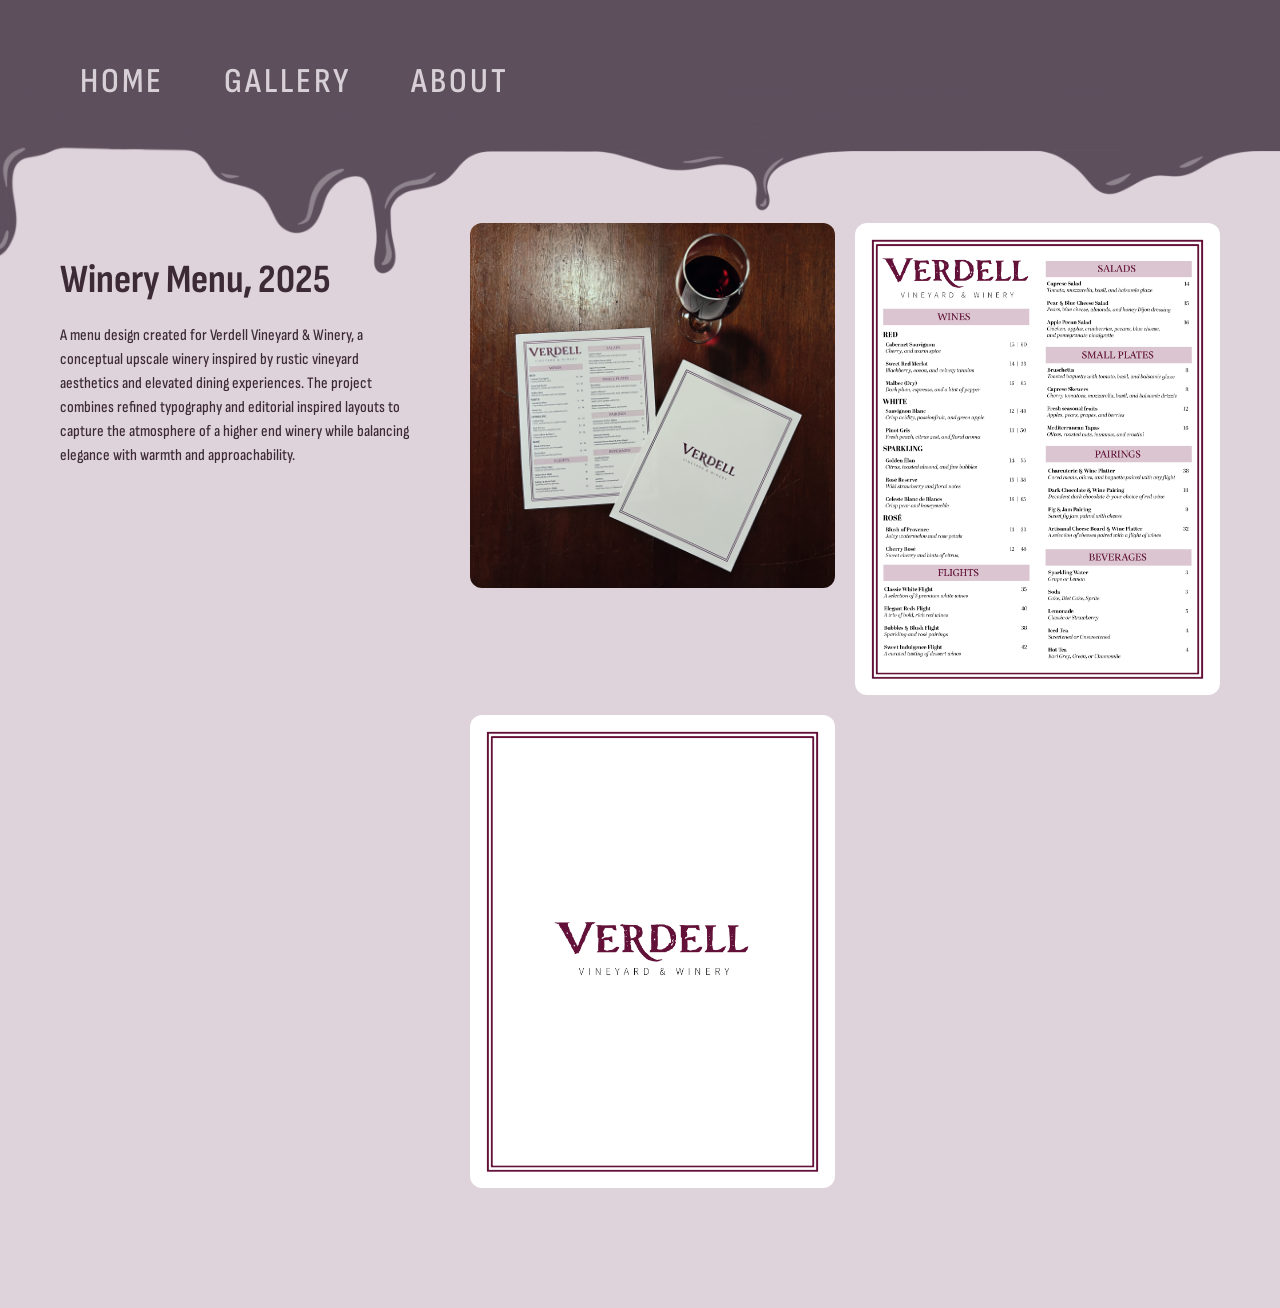
<file: winerymenu.html>
<html lang="en">
  <head>
    <meta charset="UTF-8" />
    <title>Contact</title>
    <link rel="stylesheet" href="style.css" />
     <link rel="preconnect" href="https://fonts.googleapis.com">
  <link rel="preconnect" href="https://fonts.gstatic.com" crossorigin>
  <link href="https://fonts.googleapis.com/css2?family=Nunito:ital,wght@0,200..1000;1,200..1000&family=Oxygen+Mono&family=Reddit+Mono:wght@200..900&family=Sofia+Sans+Condensed:ital,wght@0,1..1000;1,1..1000&display=swap" rel="stylesheet">
  </head>
  <body>
 <header>
  <div class="header-left">
    <nav>
      <a href="index.html">HOME</a>
      <a href="portfolio.html">GALLERY</a>
      <a href="about.html">ABOUT</a>
    </nav>
  </div>

<section class="project-page">

  <div class="project-info">
    <h1>Winery Menu, 2025</h1>
    <p>A menu design created for Verdell Vineyard & Winery, a conceptual upscale winery inspired by rustic vineyard aesthetics and elevated dining experiences. The project combines refined typography and editorial inspired layouts to capture the atmosphere of a higher end winery while balancing elegance with warmth and approachability.
      </p>

  </div>

  <div class="project-grid">
    <img src="imgs/winery.JPEG">
    <img src="imgs/menu.jpg">
    <img src="imgs/menuback.jpg">

  </div>

</section>

  <div class="header-right"></div>
</header>

<img src="imgs/header.png" class="header-drip">


  </body>
</html>
</file>
<file: style.css>
/* ---------------- BASE ---------------- */
body {
  margin: 0;
  font-family: "Sofia Sans Condensed", sans-serif;
  font-weight: 500;
  background: #ded2db;
  color: #111;
}

/* ---------------- HEADER ---------------- */
header {
  position: relative;
  z-index: 2;
}

.header-drip {
  position: absolute;
  top: 0px; /* adjust depending on header height */
  left: 0;
  width: 100%;
  height: auto;
  z-index: 0; /* sits behind header */
  pointer-events: none; /* so it doesn't block clicks */
}
/* NAV */
.header-left nav {
  display: flex;
  gap: 60px;
  margin-left: 80px; /* pushes right */
  margin-top: 60px; /* pushes down */
  align-items: center;
}

.header-left nav a {
  text-decoration: none;
  color: #d8d0d7;
  font-weight: 580;
  letter-spacing: 3px;
  font-size: 35px;
}

/* ---------------- HERO (ONLY INDEX PAGE) ---------------- */
/* scoped so it DOES NOT affect about page */
.hero {
  display: flex;
  align-items: center;
  min-height: 90vh;
  margin-left: 150px;
  margin-top: 100px; /* adjust this */
}

/* LEFT HERO CONTENT */

.hero-left {
  position: relative;
  max-width: 500px;
  text-align: left;
  padding-left: 20px; /* space for the line */
}

.hero-left::before {
  content: "";
  position: absolute;
  left: 0;
  top: 0;
  width: 3px;
  height: 85px;
  background: #3c2b36;
  border-radius: 2px;
}

.hero-name {
  font-size: 64px;
  margin: 0;
  line-height: 0.85;
  letter-spacing: 3px;
  color: #3c2b36;
}

.hero-title {
  margin-top: 2px;
  font-size: 25px;
  font-weight: 350;
  color: #3c2b36;
}

.hero-text {
  margin-top: 25px;
  margin-bottom: 25px;
  line-height: 1.5;
  font-size: 18px;
  font-weight: 300;
  color: #3c2b36;
  max-width: 350px;
  letter-spacing: 1px;
}

/* BUTTON */
.learn-btn {
  display: inline-block;
  padding: 10px 18px;
  background: #d8d0d7;
  border: 2px solid #9b8c99;
  border-radius: 25px;
  text-decoration: none;
  color: #3c2b36;
  margin-bottom: 20px;
}

/* SOCIALS */
.hero-socials {
  position: absolute;
  top: 30px; /* adjust vertically */
  right: 60px; /* pushes it to right side */
  display: flex;
  flex-direction: row;
  gap: 30px;
  margin-top: 0; /* remove old spacing */
  z-index: 3;
  font-size: 18px;
}

.hero-socials a {
  text-decoration: none;
  color: #c1b6bf;
}

.hero-socials a:hover {
  color: #c1b6bf;
}

/* ---------------- IMAGES ---------------- */
.smear {
  position: absolute;
  left: 65%;
  top: 68%;
  transform: translateY(-50%) rotate(340deg);
  width: 300px;
  height: auto;
}

.gif {
  position: absolute;
  left: 35%;
  top: 60%;
  transform: translateY(-50%) rotate(55deg);
  width: 1000px;
  height: auto;
}

/* ---------------- CANVAS ---------------- */
canvas {
  display: block;
}

/* ---------------- PORTFOLIO ---------------- */
.portfolio-menu {
  display: grid;
  grid-template-columns: repeat(3, 1fr);
  gap: 30px;
  padding: 60px;
  width: 100%;
  min-height: 100vh;
  box-sizing: border-box;
  margin-top: 200px;
}

.menu-card {
  position: relative;
  display: block;
  width: 100%;
  aspect-ratio: 4 / 3;
  border-radius: 12px;
  overflow: hidden;
  text-decoration: none;
  background: #ffeed9;
}

.menu-image {
  position: absolute;
  inset: 0;
  background: #ffeed9;
  display: flex;
  align-items: center;
  justify-content: center;
  font-size: 26px;
  color: #9b8d99;
  transition: 0.3s ease;
}

.menu-card h2 {
  position: absolute;
  bottom: 12px;
  left: 12px;
  margin: 0;
  font-size: 15px;
  background: rgba(255, 255, 255, 0.85);
  padding: 5px 10px;
  color: #9b8d99;
}

.menu-card:hover .menu-image {
  transform: scale(1.05);
}

/* layout variations */
.card1 {
  grid-column: span 6;
  aspect-ratio: 16 / 10;
}
.card2 {
  grid-column: span 3;
}
.card3 {
  grid-column: span 3;
}
.card4 {
  grid-column: span 7;
  aspect-ratio: 16 / 11;
}
.card5 {
  grid-column: span 5;
}

/* ---------------- FORMS ---------------- */
form {
  display: flex;
  flex-direction: column;
  margin-top: 200px;
  margin-left: 32%;
  gap: 10px;
  padding: 20px;
  width: 80%;
  max-width: 500px;
}

input,
textarea {
  padding: 10px;
  width: 100%;
}

button {
  padding: 10px;
  background: black;
  color: white;
  border: none;
}

/* ---------------- ABOUT (UNCHANGED - SAFE) ---------------- */
.about {
  display: flex;
  justify-content: center;
  align-items: center;
  gap: 60px;
  padding: 80px 40px;
  max-width: 1000px;
  margin: 0 auto;
}

.about-image {
  width: 400px;
  height: 600px;
  object-fit: cover;
  border-radius: 12px;
  margin-top: 170px;
}

.about-text {
  position: relative;
  max-width: 450px;
  padding-left: 20px;
  font-size: 18px;
  font-weight: 300;
  letter-spacing: 1px;
}

.about-text::before {
  content: "";
  position: absolute;
  left: 0;
  top: 172px;
  bottom: 0;
  width: 2px;
  height: 40px;
  background: #3c2b36;
  border-radius: 2px;
}

.about-text h2 {
  margin-top: 170px;
  font-size: 40px;
  letter-spacing: 2px;
}

.about-text p {
  color: #444;
  line-height: 1.5;
}

/* ---------------- PAGE TEXT ---------------- */
.page-intro {
  padding: 40px;
  max-width: 600px;
  color: #444;
  margin-left: 600px;
  margin-top: 150px;
  font-size: 30px;
  letter-spacing: 2px;
}

header nav a {
  text-decoration: none;
  color: #d8d0d7;
  font-weight: 580;
  letter-spacing: 3px;
  font-size: 35px;
  font-family: "Sofia Sans Condensed", sans-serif;
}

.grid {
  display: grid;
  grid-template-columns: repeat(3, 1fr);
  gap: 30px;
  max-width: 1200px;
  margin-top: 0px;
  margin-left: 120px;
}

.grid-item {
  position: relative;
  display: block;
  width: 100%;
  aspect-ratio: 4 / 3;
  text-decoration: none;
  overflow: hidden;
  border-radius: 12px;
  background: #ffeed9;
}

.grid-image {
  position: absolute;
  inset: 0;
  background-size: cover;
  background-position: center;
  filter: brightness(0.75) grayscale(20%);
  transition: 0.3s ease;
}

.grid-item h2 {
  position: absolute;
  bottom: 12px;
  left: 12px;
  margin: 0;
  font-size: 15px;
  background: rgba(255, 255, 255, 0.85);
  padding: 5px 10px;
  color: #111;
  transition: 0.3s ease;
}

.grid-item:hover .grid-image {
  transform: scale(1.05);
}

.hover-text {
  position: absolute;
  inset: 0;
  display: flex;
  align-items: center;
  justify-content: center;
  opacity: 0;
  transition: 0.3s ease;
  z-index: 2;
  pointer-events: none;
  color: #111;
  font-size: 18px;
}

.grid-item:hover .grid-image {
  transform: scale(1.05);
  filter: brightness(0.6) grayscale(20%);
}

.grid-item:hover .hover-text {
  opacity: 1;
}

.grid-item:hover h2 {
  transform: scale(1.08);
}

.page-intro {
  max-width: 600px;
  margin: 150px auto 40px;
  text-align: center;
  font-size: 20px;
  color: #3c2b36;
}

.project-grid {
  flex: 2;
  display: grid;
  grid-template-columns: repeat(2, 1fr);
  gap: 20px;
}

.project-grid img {
  width: 100%;
  border-radius: 12px;
}

.project-page {
  display: flex;
  gap: 60px;
  padding: 120px 60px;
  align-items: flex-start;
}

.project-info {
  flex: 1;
  max-width: 350px;
  position: sticky;
  top: 120px;
  color: #3c2b36;
}

.project-info h1 {
  font-size: 40px;
  margin-bottom: 20px;
}

.project-info p {
  line-height: 1.5;
  font-size: 16px;
}

.stage {
  position: relative;
  width: 1200px;
  height: 800px;
  margin: auto;
}
</file>
<file: resume.css>
body {
  background: #2f2f2f; /* dark gray */
}

.resume-page {
  display: flex;
  flex-direction: column;
  align-items: center;
  gap: 40px;
  padding: 120px 40px;
}

.resume-page img {
  width: 90%;
  max-width: 1000px;
  height: auto;
  object-fit: contain;
  border-radius: 10px;
}
</file>
